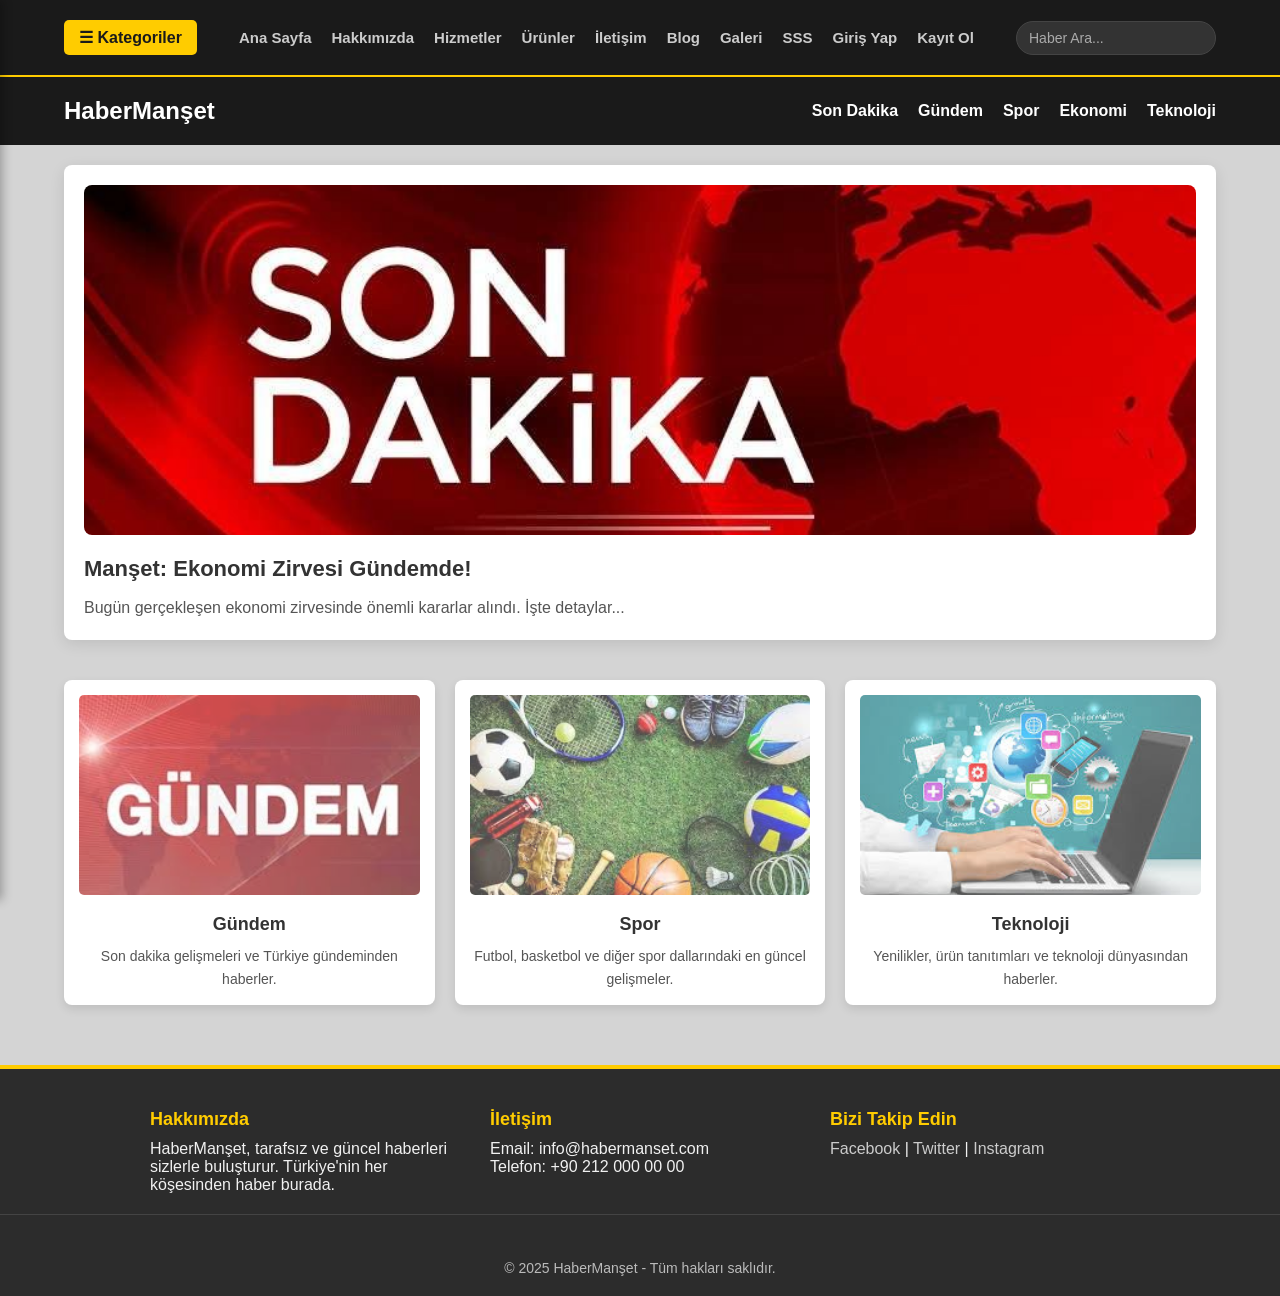
<file: index.html>
<!DOCTYPE html>
<html lang="tr">

<head>
    <meta charset="UTF-8">
    <meta name="viewport" content="width=device-width, initial-scale=1.0">
    <title>HaberManşet</title>
    <link rel="stylesheet" href="styles.css">
</head>

<body>

    <!-- ÜST NAVBAR -->
    <div class="top-navbar">
        <div class="container top-flex">

            <!-- Sol: Kategoriler Butonu -->
            <div class="top-left">
                <button id="sidebarToggle">☰ Kategoriler</button>
            </div>

            <!-- Ortada bağlantılar -->
            <div class="top-center">
                <a href="#">Ana Sayfa</a>
                <a href="#">Hakkımızda</a>
                <a href="#">Hizmetler</a>
                <a href="#">Ürünler</a>
                <a href="#">İletişim</a>
                <a href="#">Blog</a>
                <a href="#">Galeri</a>
                <a href="#">SSS</a>
                <a href="#">Giriş Yap</a>
                <a href="#">Kayıt Ol</a>
            </div>

            <!-- Sağda arama kutusu -->
            <div class="top-right">
                <input type="text" placeholder="Haber Ara...">
            </div>

        </div>
    </div>

    <!-- SIDEBAR -->
    <div id="sidebar" class="sidebar">
        <div class="sidebar-content">
            <span id="closeSidebar" class="close-btn">&times;</span>
            <h3>Kategoriler</h3>
            <ul>
                <li><a href="#">Gündem</a></li>
                <li><a href="#">Spor</a></li>
                <li><a href="#">Ekonomi</a></li>
                <li><a href="#">Teknoloji</a></li>
                <li><a href="#">Sağlık</a></li>
                <li><a href="#">Magazin</a></li>
                <li><a href="#">Kültür & Sanat</a></li>
                <li><a href="#">Dünya</a></li>
                <li><a href="#">Politika</a></li>
                <li><a href="#">Eğitim</a></li>
            </ul>
        </div>
        <div class="sidebar-footer">
            <p>&copy; 2025 HaberManşet</p>
        </div>
    </div>
    

    <!-- ARKA PLAN (KARARTI) -->
    <div id="overlay"></div>

    <!-- ANA NAVBAR -->
    <header class="main-navbar">
        <div class="container nav-flex">
            <h1 class="logo">HaberManşet</h1>
            <nav>
                <ul class="nav-menu">
                    <li><a href="#">Son Dakika</a></li>
                    <li><a href="#">Gündem</a></li>
                    <li><a href="#">Spor</a></li>
                    <li><a href="#">Ekonomi</a></li>
                    <li><a href="#">Teknoloji</a></li>
                </ul>
            </nav>
        </div>
    </header>

    <main class="container">
        <section class="main-news"> 
            <img src="resimler/son-dakika.jpg" alt="Manşet Haber">
            <h2>Manşet: Ekonomi Zirvesi Gündemde!</h2>
            <p>Bugün gerçekleşen ekonomi zirvesinde önemli kararlar alındı. İşte detaylar...</p>
        </section>

        <section class="categories">
            <article>
                <img src="resimler/gundem.jpg" alt="Gündem">
                <h3>Gündem</h3>
                <p>Son dakika gelişmeleri ve Türkiye gündeminden haberler.</p>
            </article>
            <article>
                <img src="resimler/spor.jpg" alt="Spor">
                <h3>Spor</h3>
                <p>Futbol, basketbol ve diğer spor dallarındaki en güncel gelişmeler.</p>
            </article>
            <article>
                <img src="resimler/teknoloji.jpg" alt="Teknoloji">
                <h3>Teknoloji</h3>
                <p>Yenilikler, ürün tanıtımları ve teknoloji dünyasından haberler.</p>
            </article>
        </section>
    </main>

    <!-- Footer -->
    <footer>
        <div class="footer-flex">
            <div class="footer-section">
                <h4>Hakkımızda</h4>
                <p>HaberManşet, tarafsız ve güncel haberleri sizlerle buluşturur. Türkiye'nin her köşesinden haber
                    burada.</p>
            </div>
            <div class="footer-section">
                <h4>İletişim</h4>
                <p>Email: info@habermanset.com</p>
                <p>Telefon: +90 212 000 00 00</p>
            </div>
            <div class="footer-section">
                <h4>Bizi Takip Edin</h4>
                <p>
                    <a href="#">Facebook</a> |
                    <a href="#">Twitter</a> |
                    <a href="#">Instagram</a>
                </p>
            </div>
        </div>
        <div class="footer-bottom">
            <p>&copy; 2025 HaberManşet - Tüm hakları saklıdır.</p>
        </div>
    </footer>






    <script>
        const sidebar = document.getElementById('sidebar');
        const toggleBtn = document.getElementById('sidebarToggle');
        const closeBtn = document.getElementById('closeSidebar');
        const overlay = document.getElementById('overlay');

        toggleBtn.addEventListener('click', () => {
            sidebar.classList.add('open');
            overlay.style.display = 'block';
        });

        closeBtn.addEventListener('click', () => {
            sidebar.classList.remove('open');
            overlay.style.display = 'none';
        });

        overlay.addEventListener('click', () => {
            sidebar.classList.remove('open');
            overlay.style.display = 'none';
        });
    </script>

</body>

</html>
</file>
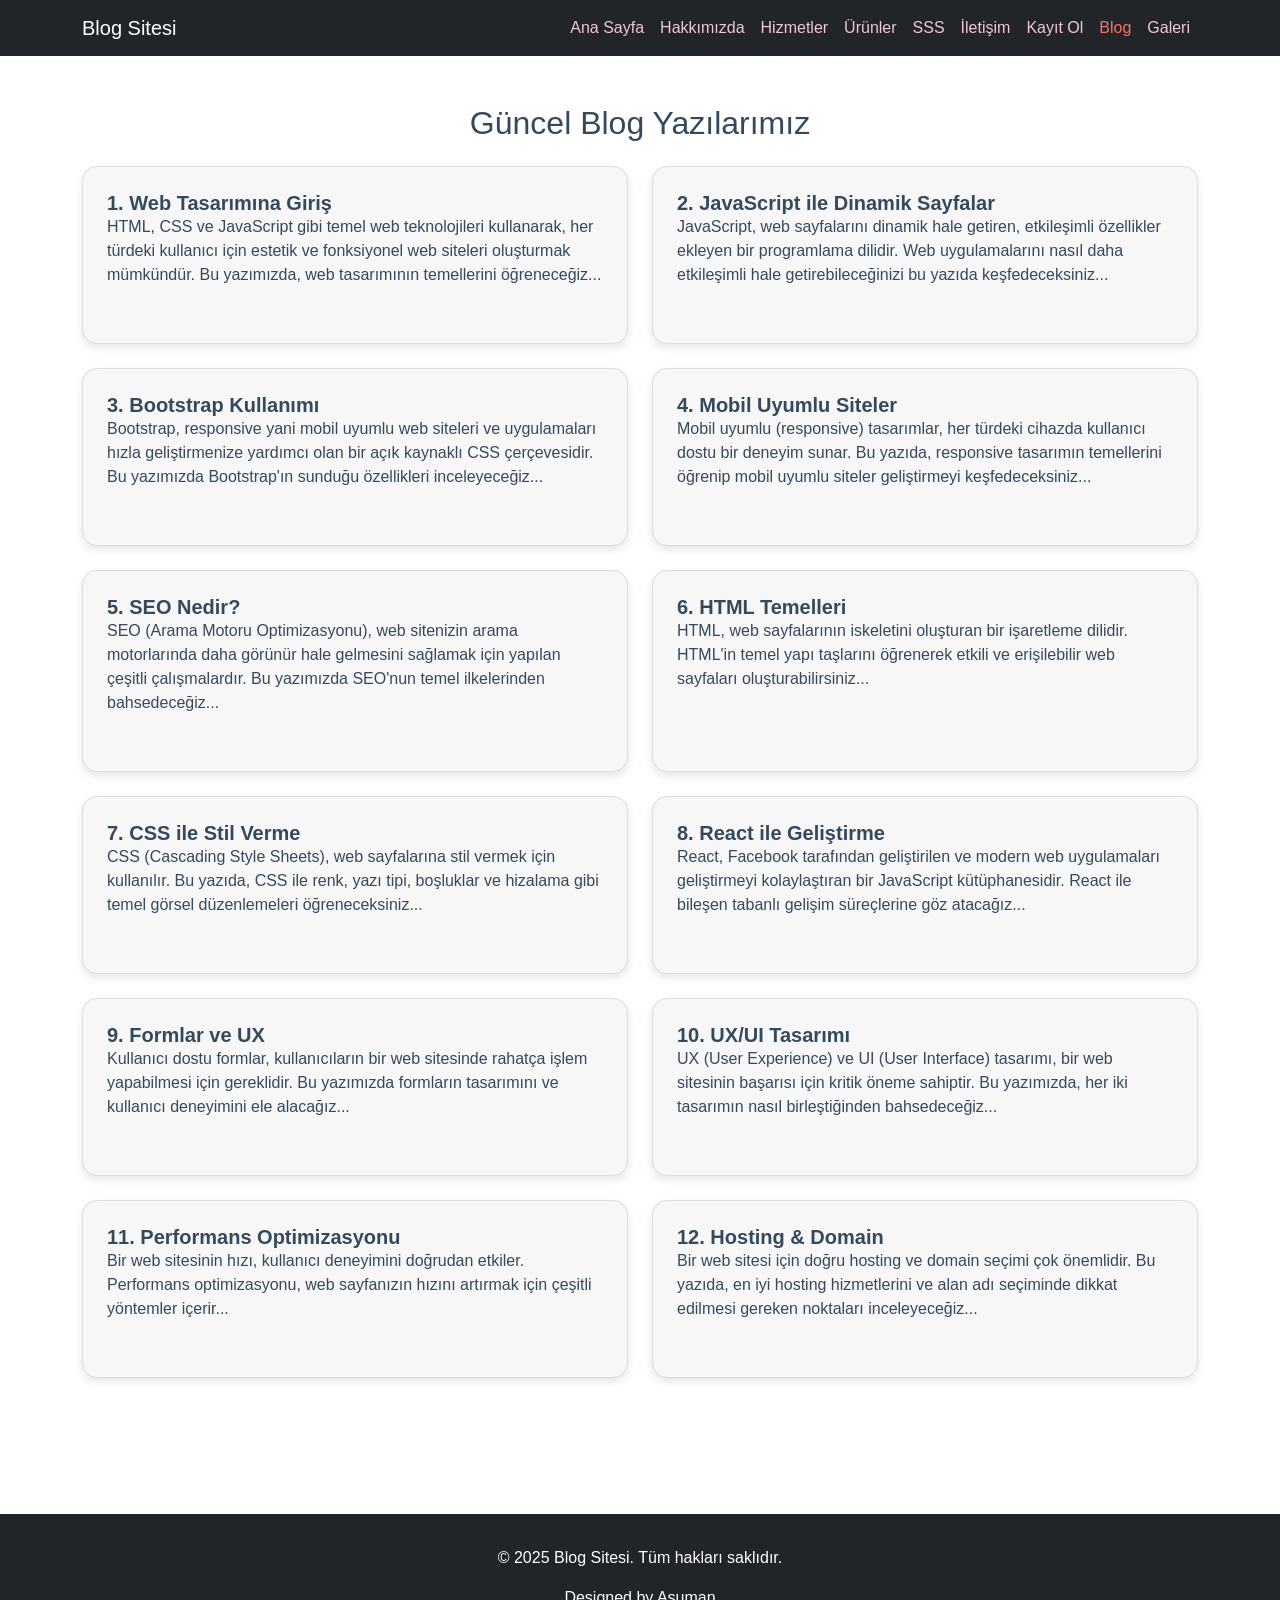
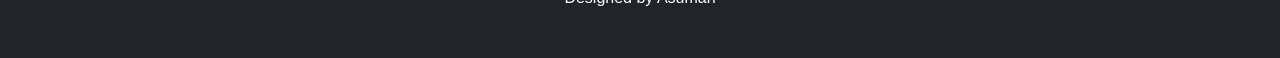
<file: blog.html>
<!DOCTYPE html>
<html lang="tr">
<head>
  <meta charset="UTF-8" />
  <meta name="viewport" content="width=device-width, initial-scale=1.0" />
  <title>Blog Sayfası</title>
  <link href="https://cdn.jsdelivr.net/npm/bootstrap@5.3.3/dist/css/bootstrap.min.css" rel="stylesheet">
  <style>
    body {
      background-color: #ffffff; /* Beyaz Arka Plan */
      font-family: Arial, sans-serif;
      color: #34495e; /* Koyu Gri */
    }

    .navbar {
      background-color: #212529; /* Koyu Gri */
    }

    .navbar-nav .nav-link {
      color: #f1c6d8 !important; /* Açık Pembe */
    }

    .navbar-nav .nav-link.active {
      color: #ff6f61 !important; /* Beyaz-Turuncu */
    }

    .blog-card {
      background-color: #f7f7f7; /* Açık Gri */
      border: 1px solid #dcdcdc; /* Açık Gri Kenarlar */
      box-shadow: 0 4px 8px rgba(0, 0, 0, 0.1);
      padding: 1.5rem;
      border-radius: 15px;
      margin-bottom: 2rem; /* Kartlar arasındaki boşluk */
      height: 100%;
      display: flex;
      flex-direction: column;
      transition: transform 0.3s ease, background-color 0.3s ease;
    }

    .blog-card:hover {
      transform: scale(1.03);
      background-color: #bdc3c7; /* Gri-Mavi tonları */
    }

    .card-title {
      font-weight: bold;
      color: #34495e; /* Koyu Gri */
    }

    .card-text {
      color: #34495e; /* Koyu Gri */
    }

    .comment-list li {
      background-color: #fbf5f5; /* Çok Açık Pembe */
      padding: 8px;
      margin-bottom: 5px;
      border-radius: 5px;
    }

    .input-group input {
      border-radius: 5px;
    }

    .btn-outline-primary {
      background-color: #ff6f61; /* Beyaz-Turuncu */
      color: white;
    }

    .btn-outline-primary:hover {
      background-color: #e74c3c; /* Koyu Turuncu */
    }

    footer {
      background-color: #212529; /* Koyu Gri */
      color: white;
      padding: 2rem 0;
      margin-top: 4rem;
    }

    .blog-card .card-body {
      flex-grow: 1;
    }

    .row .col-md-6 {
      margin-bottom: 1.5rem; /* Kartlar arasındaki dikey boşluk */
    }
  </style>
</head>
<body>

  <!-- Navbar -->
  <nav class="navbar navbar-expand-lg navbar-dark">
    <div class="container">
      <a class="navbar-brand" href="#">Blog Sitesi</a>
      <button class="navbar-toggler" type="button" data-bs-toggle="collapse" data-bs-target="#navbarNav">
        <span class="navbar-toggler-icon"></span>
      </button>
      <div class="collapse navbar-collapse" id="navbarNav">
        <ul class="navbar-nav ms-auto">
          <li class="nav-item"><a class="nav-link" href="#">Ana Sayfa</a></li>
          <li class="nav-item"><a class="nav-link" href="#">Hakkımızda</a></li>
          <li class="nav-item"><a class="nav-link" href="#">Hizmetler</a></li>
          <li class="nav-item"><a class="nav-link" href="#">Ürünler</a></li>
          <li class="nav-item"><a class="nav-link" href="#">SSS</a></li>
          <li class="nav-item"><a class="nav-link" href="#">İletişim</a></li>
          <li class="nav-item"><a class="nav-link" href="#">Kayıt Ol</a></li>
          <li class="nav-item"><a class="nav-link active" href="#">Blog </a></li>
          <li class="nav-item"><a class="nav-link" href="#">Galeri </a></li>
        </ul>
      </div>
    </div>
  </nav>

  <!-- Blog Kartları -->
  <div class="container py-5">
    <h2 class="text-center mb-4">Güncel Blog Yazılarımız</h2>
    <div class="row">
      <div class="col-md-6">
        <div class="blog-card">
          <h5 class="card-title">1. Web Tasarımına Giriş</h5>
          <p class="card-text">HTML, CSS ve JavaScript gibi temel web teknolojileri kullanarak, her türdeki kullanıcı için estetik ve fonksiyonel web siteleri oluşturmak mümkündür. Bu yazımızda, web tasarımının temellerini öğreneceğiz...</p>
        </div>
      </div>
      <div class="col-md-6">
        <div class="blog-card">
          <h5 class="card-title">2. JavaScript ile Dinamik Sayfalar</h5>
          <p class="card-text">JavaScript, web sayfalarını dinamik hale getiren, etkileşimli özellikler ekleyen bir programlama dilidir. Web uygulamalarını nasıl daha etkileşimli hale getirebileceğinizi bu yazıda keşfedeceksiniz...</p>
        </div>
      </div>
      <div class="col-md-6">
        <div class="blog-card">
          <h5 class="card-title">3. Bootstrap Kullanımı</h5>
          <p class="card-text">Bootstrap, responsive yani mobil uyumlu web siteleri ve uygulamaları hızla geliştirmenize yardımcı olan bir açık kaynaklı CSS çerçevesidir. Bu yazımızda Bootstrap'ın sunduğu özellikleri inceleyeceğiz...</p>
        </div>
      </div>
      <div class="col-md-6">
        <div class="blog-card">
          <h5 class="card-title">4. Mobil Uyumlu Siteler</h5>
          <p class="card-text">Mobil uyumlu (responsive) tasarımlar, her türdeki cihazda kullanıcı dostu bir deneyim sunar. Bu yazıda, responsive tasarımın temellerini öğrenip mobil uyumlu siteler geliştirmeyi keşfedeceksiniz...</p>
        </div>
      </div>
      <div class="col-md-6">
        <div class="blog-card">
          <h5 class="card-title">5. SEO Nedir?</h5>
          <p class="card-text">SEO (Arama Motoru Optimizasyonu), web sitenizin arama motorlarında daha görünür hale gelmesini sağlamak için yapılan çeşitli çalışmalardır. Bu yazımızda SEO'nun temel ilkelerinden bahsedeceğiz...</p>
        </div>
      </div>
      <div class="col-md-6">
        <div class="blog-card">
          <h5 class="card-title">6. HTML Temelleri</h5>
          <p class="card-text">HTML, web sayfalarının iskeletini oluşturan bir işaretleme dilidir. HTML'in temel yapı taşlarını öğrenerek etkili ve erişilebilir web sayfaları oluşturabilirsiniz...</p>
        </div>
      </div>
      <div class="col-md-6">
        <div class="blog-card">
          <h5 class="card-title">7. CSS ile Stil Verme</h5>
          <p class="card-text">CSS (Cascading Style Sheets), web sayfalarına stil vermek için kullanılır. Bu yazıda, CSS ile renk, yazı tipi, boşluklar ve hizalama gibi temel görsel düzenlemeleri öğreneceksiniz...</p>
        </div>
      </div>
      <div class="col-md-6">
        <div class="blog-card">
          <h5 class="card-title">8. React ile Geliştirme</h5>
          <p class="card-text">React, Facebook tarafından geliştirilen ve modern web uygulamaları geliştirmeyi kolaylaştıran bir JavaScript kütüphanesidir. React ile bileşen tabanlı gelişim süreçlerine göz atacağız...</p>
        </div>
      </div>
      <div class="col-md-6">
        <div class="blog-card">
          <h5 class="card-title">9. Formlar ve UX</h5>
          <p class="card-text">Kullanıcı dostu formlar, kullanıcıların bir web sitesinde rahatça işlem yapabilmesi için gereklidir. Bu yazımızda formların tasarımını ve kullanıcı deneyimini ele alacağız...</p>
        </div>
      </div>
      <div class="col-md-6">
        <div class="blog-card">
          <h5 class="card-title">10. UX/UI Tasarımı</h5>
          <p class="card-text">UX (User Experience) ve UI (User Interface) tasarımı, bir web sitesinin başarısı için kritik öneme sahiptir. Bu yazımızda, her iki tasarımın nasıl birleştiğinden bahsedeceğiz...</p>
        </div>
      </div>
      <div class="col-md-6">
        <div class="blog-card">
          <h5 class="card-title">11. Performans Optimizasyonu</h5>
          <p class="card-text">Bir web sitesinin hızı, kullanıcı deneyimini doğrudan etkiler. Performans optimizasyonu, web sayfanızın hızını artırmak için çeşitli yöntemler içerir...</p>
        </div>
      </div>
      <div class="col-md-6">
        <div class="blog-card">
          <h5 class="card-title">12. Hosting & Domain</h5>
          <p class="card-text">Bir web sitesi için doğru hosting ve domain seçimi çok önemlidir. Bu yazıda, en iyi hosting hizmetlerini ve alan adı seçiminde dikkat edilmesi gereken noktaları inceleyeceğiz...</p>
        </div>
      </div>
    </div>
  </div>

  <!-- Footer -->
  <footer class="text-center">
    <div class="container">
      <p>&copy; 2025 Blog Sitesi. Tüm hakları saklıdır.</p>
      <p>Designed by Asuman</p>
    </div>
  </footer>

</body>
</html>
</file>
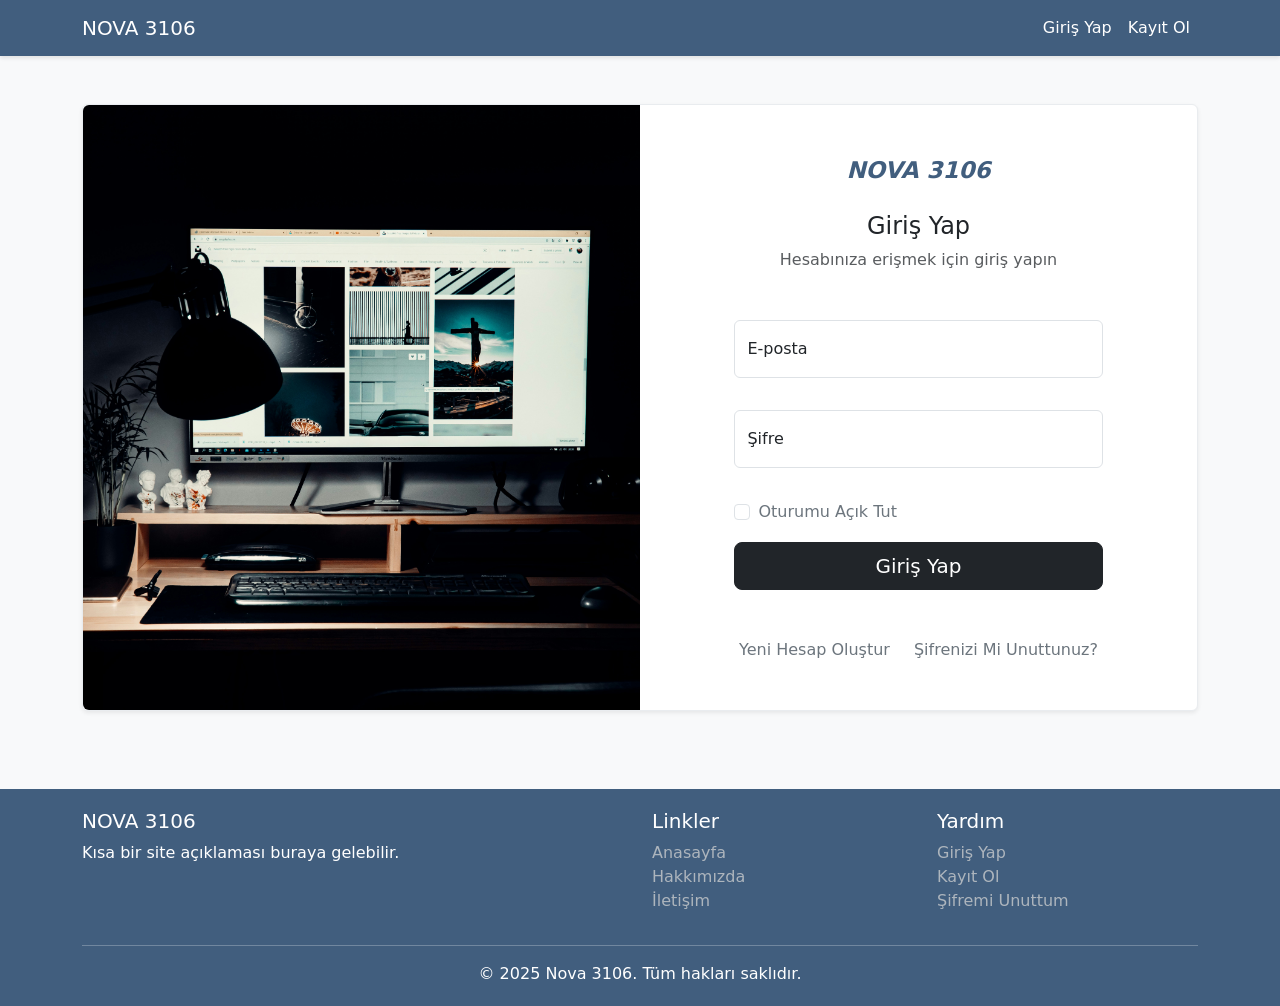
<file: loginAndSignUp/login.html>
<!DOCTYPE html>
<html lang="tr">
<head>
    <meta charset="UTF-8">
    <meta name="viewport" content="width=device-width, initial-scale=1.0">
    <title>Giriş Yap</title>
    <!-- Bootstrap CSS -->
    <link href="https://cdn.jsdelivr.net/npm/bootstrap@5.3.0/dist/css/bootstrap.min.css" rel="stylesheet">
    <!-- Custom CSS -->
    <link href="style.css" rel="stylesheet">
</head>
<body>
    <!-- Navbar -->
    <nav class="navbar navbar-expand-lg navbar-dark navbar-custom">
        <div class="container">
            <a class="navbar-brand" href="#">NOVA 3106</a>
            <button class="navbar-toggler" type="button" data-bs-toggle="collapse" data-bs-target="#navbarNav">
                <span class="navbar-toggler-icon"></span>
            </button>
            <div class="collapse navbar-collapse" id="navbarNav">
                <ul class="navbar-nav ms-auto">
                    <li class="nav-item">
                        <a class="nav-link active" href="login.html">Giriş Yap</a>
                    </li>
                    <li class="nav-item">
                        <a class="nav-link" href="signup.html">Kayıt Ol</a>
                    </li>
                </ul>
            </div>
        </div>
    </nav>


    <section class="bg-light p-3 p-md-4 p-xl-5">
        <div class="container">
          <div class="row justify-content-center">
            <div class="col-12 col-xxl-11">
              <div class="card border-light-subtle shadow-sm">
                <div class="row g-0">
                  <div class="col-12 col-md-6">
                    <img class="img-fluid rounded-start w-100 h-100 object-fit-cover" loading="lazy" src="images/blog_3.jpg" alt="Welcome back you've been missed!">
                  </div>
                  <div class="col-12 col-md-6 d-flex align-items-center justify-content-center">
                    <div class="col-12 col-lg-11 col-xl-10">
                      <div class="card-body p-3 p-md-4 p-xl-5">
                        <div class="row">
                          <div class="col-12">
                            <div class="mb-5">
                              <div class="text-center mb-4">
                                <a class="navbar-brand" href="index.html" style="font-style: italic; font-size: 23px; color: #415e7e;">
                                  <i class="fa-solid fa-seedling"></i> <b>NOVA 3106</b>
                                </a>
                              </div>
                              <h4 class="text-center">Giriş Yap</h4>
                              <p class="text-muted text-center">Hesabınıza erişmek için giriş yapın</p>
                            </div>
                          </div>
                        </div>
                        <form id="loginForm">
                          <div class="row gy-3 overflow-hidden">
                            <div class="col-12">
                              <div class="form-floating mb-3">
                                <input type="email" class="form-control" id="loginEmail" placeholder="name@example.com" required>
                                <label for="loginEmail">E-posta</label>
                                <div class="invalid-feedback">Lütfen geçerli bir e-posta adresi giriniz.</div>
                              </div>
                            </div>
                            <div class="col-12">
                              <div class="form-floating mb-3">
                                <input type="password" class="form-control" id="loginPassword" placeholder="Şifre" required>
                                <label for="loginPassword">Şifre</label>
                                <div class="invalid-feedback">Lütfen şifrenizi giriniz.</div>
                              </div>
                            </div>
                            <div class="col-12">
                              <div class="form-check">
                                <input class="form-check-input" type="checkbox" id="remember_me">
                                <label class="form-check-label text-secondary" for="remember_me">
                                  Oturumu Açık Tut
                                </label>
                              </div>
                            </div>
                            <div class="col-12">
                              <div class="d-grid">
                                <button type="submit" class="btn btn-dark btn-lg">Giriş Yap</button>
                              </div>
                            </div>
                          </div>
                        </form>
                        <div class="row">
                          <div class="col-12">
                            <div class="d-flex gap-2 gap-md-4 flex-column flex-md-row justify-content-md-center mt-5">
                              <a href="signup.html" class="link-secondary text-decoration-none">Yeni Hesap Oluştur</a>
                              <a href="#" class="link-secondary text-decoration-none" data-bs-toggle="modal" data-bs-target="#forgotPasswordModal">Şifrenizi Mi Unuttunuz?</a>
                            </div>
                          </div>
                        </div>
                      </div> 
                    </div>
                  </div> 
                </div> 
              </div> 
            </div>
          </div>
        </div>
      </section>
      


    <footer class="footer-custom">
        <div class="container">
            <div class="row">
                <div class="col-md-6">
                    <h5>NOVA 3106 </h5>
                    <p>Kısa bir site açıklaması buraya gelebilir.</p>
                </div>
                <div class="col-md-3">
                    <h5>Linkler</h5>
                    <ul class="list-unstyled">
                        <li><a href="#">Anasayfa</a></li>
                        <li><a href="#">Hakkımızda</a></li>
                        <li><a href="#">İletişim</a></li>
                    </ul>
                </div>
                <div class="col-md-3">
                    <h5>Yardım</h5>
                    <ul class="list-unstyled">
                        <li><a href="login.html">Giriş Yap</a></li>
                        <li><a href="signup.html">Kayıt Ol</a></li>
                        <li><a href="#" data-bs-toggle="modal" data-bs-target="#forgotPasswordModal">Şifremi Unuttum</a></li>
                    </ul>
                </div>
            </div>
            <hr>
            <div class="text-center">
                <p class="mb-0">&copy; 2025 Nova 3106. Tüm hakları saklıdır.</p>
            </div>
        </div>
    </footer>

    <!-- Forgot Password Modal -->
    <div class="modal fade" id="forgotPasswordModal" tabindex="-1" aria-labelledby="forgotPasswordModalLabel" aria-hidden="true">
        <div class="modal-dialog">
            <div class="modal-content">
                <div class="modal-header">
                    <h5 class="modal-title" id="forgotPasswordModalLabel">Şifremi Unuttum</h5>
                    <button type="button" class="btn-close" data-bs-dismiss="modal" aria-label="Close"></button>
                </div>
                <div class="modal-body">
                    <p>Şifrenizi sıfırlamak için e-posta adresinizi girin. Size bir şifre sıfırlama bağlantısı göndereceğiz.</p>
                    <form id="forgotPasswordForm">
                        <div class="mb-3">
                            <label for="recoveryEmail" class="form-label">E-posta</label>
                            <input type="email" class="form-control" id="recoveryEmail" required>
                            <div class="invalid-feedback">Lütfen geçerli bir e-posta adresi giriniz.</div>
                        </div>
                    </form>
                </div>
                <div class="modal-footer">
                    <button type="button" class="btn btn-secondary" data-bs-dismiss="modal">İptal</button>
                    <button type="button" class="btn btn-primary" id="sendRecoveryBtn">Gönder</button>
                </div>
            </div>
        </div>
    </div>


    <script src="https://cdn.jsdelivr.net/npm/bootstrap@5.3.0/dist/js/bootstrap.bundle.min.js"></script>

    <script>
        document.getElementById('loginForm').addEventListener('submit', function(e) {
            e.preventDefault();
            
        
            const inputs = this.querySelectorAll('input');
            inputs.forEach(input => {
                input.classList.remove('is-invalid');
            });
     
            let isValid = true;
            const email = document.getElementById('loginEmail').value.trim();
            const password = document.getElementById('loginPassword').value;
            
            if (!/^[^\s@]+@[^\s@]+\.[^\s@]+$/.test(email)) {
                document.getElementById('loginEmail').classList.add('is-invalid');
                isValid = false;
            }
            
            if (password === '') {
                document.getElementById('loginPassword').classList.add('is-invalid');
                isValid = false;
            }
            
            if (isValid) {
                
                alert('Giriş başarılı! Ana sayfaya yönlendiriliyorsunuz.');
                // window.location.href = 'index.html';
            }
        });
        
        document.getElementById('sendRecoveryBtn').addEventListener('click', function() {
            const email = document.getElementById('recoveryEmail').value.trim();
            const emailInput = document.getElementById('recoveryEmail');
            
            emailInput.classList.remove('is-invalid');
            
            if (!/^[^\s@]+@[^\s@]+\.[^\s@]+$/.test(email)) {
                emailInput.classList.add('is-invalid');
                return;
            }
            
            // Here you would typically send a recovery email
            alert('Şifre sıfırlama bağlantısı e-posta adresinize gönderildi: ' + email);
            
            // Close the modal
            const modal = bootstrap.Modal.getInstance(document.getElementById('forgotPasswordModal'));
            modal.hide();
        });
    </script>
</body>
</html>
</file>
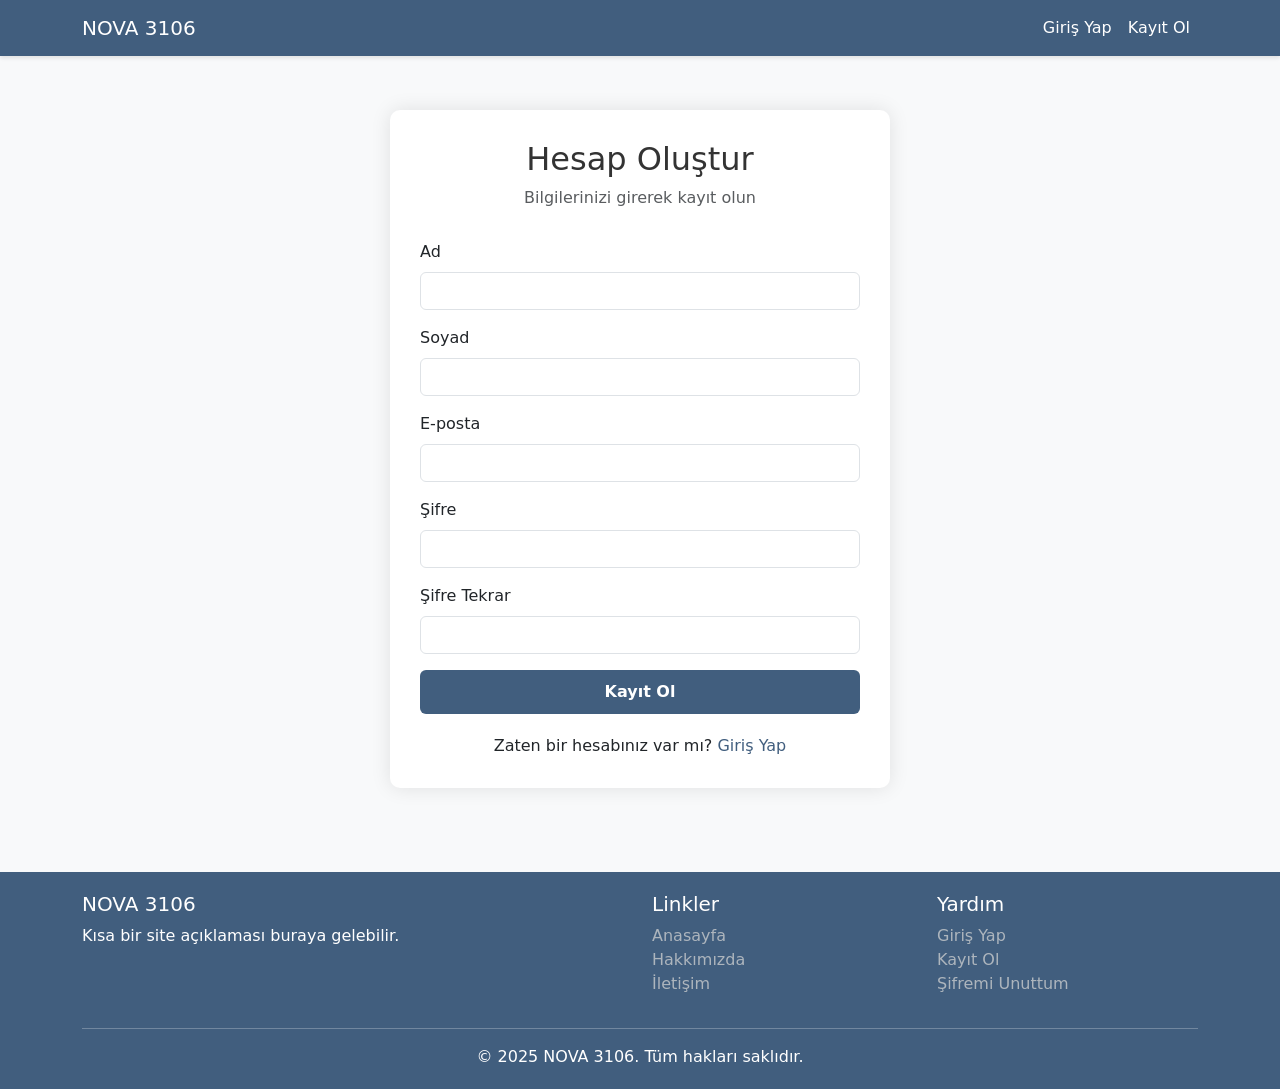
<file: loginAndSignUp/signUp.html>
<!DOCTYPE html>
<html lang="tr">
<head>
    <meta charset="UTF-8">
    <meta name="viewport" content="width=device-width, initial-scale=1.0">
    <title>Kayıt Ol</title>
    <link href="https://cdn.jsdelivr.net/npm/bootstrap@5.3.0/dist/css/bootstrap.min.css" rel="stylesheet">
    <link href="style.css" rel="stylesheet">
</head>
<body>
  
    <nav class="navbar navbar-expand-lg navbar-dark navbar-custom">
        <div class="container">
            <a class="navbar-brand" href="#">NOVA 3106</a>
            <button class="navbar-toggler" type="button" data-bs-toggle="collapse" data-bs-target="#navbarNav">
                <span class="navbar-toggler-icon"></span>
            </button>
            <div class="collapse navbar-collapse" id="navbarNav">
                <ul class="navbar-nav ms-auto">
                    <li class="nav-item">
                        <a class="nav-link" href="login.html">Giriş Yap</a>
                    </li>
                    <li class="nav-item">
                        <a class="nav-link active" href="signup.html">Kayıt Ol</a>
                    </li>
                </ul>
            </div>
        </div>
    </nav>

    <div class="main-content">
        <div class="container py-4">
            <div class="auth-container">
                <div class="auth-header">
                    <h2>Hesap Oluştur</h2>
                    <p class="text-muted">Bilgilerinizi girerek kayıt olun</p>
                </div>
                <form id="signupForm">
                    <div class="mb-3">
                        <label for="firstName" class="form-label">Ad</label>
                        <input type="text" class="form-control" id="firstName" required>
                        <div class="invalid-feedback">Lütfen geçerli bir ad giriniz.</div>
                    </div>
                    <div class="mb-3">
                        <label for="lastName" class="form-label">Soyad</label>
                        <input type="text" class="form-control" id="lastName" required>
                        <div class="invalid-feedback">Lütfen geçerli bir soyad giriniz.</div>
                    </div>
                    <div class="mb-3">
                        <label for="email" class="form-label">E-posta</label>
                        <input type="email" class="form-control" id="email" required>
                        <div class="invalid-feedback">Lütfen geçerli bir e-posta adresi giriniz.</div>
                    </div>
                    <div class="mb-3">
                        <label for="password" class="form-label">Şifre</label>
                        <input type="password" class="form-control" id="password" required>
                        <div class="invalid-feedback">Şifre en az 6 karakter olmalıdır.</div>
                    </div>
                    <div class="mb-3">
                        <label for="confirmPassword" class="form-label">Şifre Tekrar</label>
                        <input type="password" class="form-control" id="confirmPassword" required>
                        <div class="invalid-feedback">Şifreler eşleşmiyor.</div>
                    </div>
                    <button type="submit" class="btn btn-primary" style="background-color:#415e7e ;">Kayıt Ol</button>
                </form>
                <div class="auth-link">
                    Zaten bir hesabınız var mı? <a href="login.html" style="color: #415e7e;">Giriş Yap</a>
                </div>
            </div>
        </div>
    </div>

    <!-- Footer -->
    <footer class="footer-custom">
        <div class="container">
            <div class="row">
                <div class="col-md-6">
                    <h5>NOVA 3106</h5>
                    <p>Kısa bir site açıklaması buraya gelebilir.</p>
                </div>
                <div class="col-md-3">
                    <h5>Linkler</h5>
                    <ul class="list-unstyled">
                        <li><a href="#">Anasayfa</a></li>
                        <li><a href="#">Hakkımızda</a></li>
                        <li><a href="#">İletişim</a></li>
                    </ul>
                </div>
                <div class="col-md-3">
                    <h5>Yardım</h5>
                    <ul class="list-unstyled">
                        <li><a href="login.html">Giriş Yap</a></li>
                        <li><a href="signup.html">Kayıt Ol</a></li>
                        <li><a href="#" data-bs-toggle="modal" data-bs-target="#forgotPasswordModal">Şifremi Unuttum</a></li>
                    </ul>
                </div>
            </div>
            <hr>
            <div class="text-center">
                <p class="mb-0">&copy; 2025 NOVA 3106. Tüm hakları saklıdır.</p>
            </div>
        </div>
    </footer>


    <div class="modal fade" id="forgotPasswordModal" tabindex="-1" aria-labelledby="forgotPasswordModalLabel" aria-hidden="true">
        <div class="modal-dialog">
            <div class="modal-content">
                <div class="modal-header">
                    <h5 class="modal-title" id="forgotPasswordModalLabel">Şifremi Unuttum</h5>
                    <button type="button" class="btn-close" data-bs-dismiss="modal" aria-label="Close"></button>
                </div>
                <div class="modal-body">
                    <p>Şifrenizi sıfırlamak için e-posta adresinizi girin. Size bir şifre sıfırlama bağlantısı göndereceğiz.</p>
                    <form id="forgotPasswordForm">
                        <div class="mb-3">
                            <label for="recoveryEmail" class="form-label">E-posta</label>
                            <input type="email" class="form-control" id="recoveryEmail" required>
                            <div class="invalid-feedback">Lütfen geçerli bir e-posta adresi giriniz.</div>
                        </div>
                    </form>
                </div>
                <div class="modal-footer">
                    <button type="button" class="btn btn-secondary" data-bs-dismiss="modal">İptal</button>
                    <button type="button" class="btn btn-primary" id="sendRecoveryBtn">Gönder</button>
                </div>
            </div>
        </div>
    </div>

    <script src="https://cdn.jsdelivr.net/npm/bootstrap@5.3.0/dist/js/bootstrap.bundle.min.js"></script>

    <script>
        document.getElementById('signupForm').addEventListener('submit', function(e) {
            e.preventDefault();
            
         
            const inputs = this.querySelectorAll('input');
            inputs.forEach(input => {
                input.classList.remove('is-invalid');
            });
            
           
            let isValid = true;
            const firstName = document.getElementById('firstName').value.trim();
            const lastName = document.getElementById('lastName').value.trim();
            const email = document.getElementById('email').value.trim();
            const password = document.getElementById('password').value;
            const confirmPassword = document.getElementById('confirmPassword').value;
            
            if (firstName === '') {
                document.getElementById('firstName').classList.add('is-invalid');
                isValid = false;
            }
            
            if (lastName === '') {
                document.getElementById('lastName').classList.add('is-invalid');
                isValid = false;
            }
            
            if (!/^[^\s@]+@[^\s@]+\.[^\s@]+$/.test(email)) {
                document.getElementById('email').classList.add('is-invalid');
                isValid = false;
            }
            
            if (password.length < 6) {
                document.getElementById('password').classList.add('is-invalid');
                isValid = false;
            }
            
            if (password !== confirmPassword) {
                document.getElementById('confirmPassword').classList.add('is-invalid');
                isValid = false;
            }
            
            if (isValid) {
          
                alert('Kayıt başarılı! Giriş sayfasına yönlendiriliyorsunuz.');
                window.location.href = 'login.html';
            }
        });
        
        document.getElementById('sendRecoveryBtn').addEventListener('click', function() {
            const email = document.getElementById('recoveryEmail').value.trim();
            const emailInput = document.getElementById('recoveryEmail');
            
            emailInput.classList.remove('is-invalid');
            
            if (!/^[^\s@]+@[^\s@]+\.[^\s@]+$/.test(email)) {
                emailInput.classList.add('is-invalid');
                return;
            }
            
            alert('Şifre sıfırlama bağlantısı e-posta adresinize gönderildi: ' + email);
            
           
            const modal = bootstrap.Modal.getInstance(document.getElementById('forgotPasswordModal'));
            modal.hide();
        });
    </script>
</body>
</html>
</file>
<file: styles.css>
/* Genel Sayfa Stili */
* {
    margin: 0;
    padding: 0;
    box-sizing: border-box;
}

/* Body Arka Planı */
body {
    background: #f4f4f4;
    /* Gri arka plan rengi */
    font-family: Arial, sans-serif;
    color: #333;
}


.container {
    width: 90%;
    max-width: 1200px;
    margin: auto;
}

/* ÜST NAVBAR (Koyu Tema & Sarı Vurgu) */
.top-navbar {
    background-color: #1a1a1a;
    padding: 20px 0;
    font-size: 15px;
    position: relative;
    z-index: 10;
    border-bottom: 2px solid #ffcc00;

  }
  
  .top-flex {
    display: flex;
    justify-content: space-between;
    align-items: center;
    flex-wrap: wrap;
  }
  
  /* Sol: Kategoriler Butonu */
  .top-left button {
    background: #ffcc00;
    color: #1a1a1a;
    border: none;
    padding: 8px 15px;
    font-size: 16px;
    border-radius: 5px;
    cursor: pointer;
    font-weight: bold;
  }
  
  .top-left button:hover {
    background: #e6b800;
  }
  
  /* Orta bağlantılar */
  .top-center {
    display: flex;
    gap: 20px;
  }
  
  .top-center a {
    text-decoration: none;
    color: #ccc;
    font-weight: bold;
    transition: color 0.3s;
  }
  
  .top-center a:hover {
    color: #ffcc00;
  }
  
  /* Sağdaki arama kutusu */
  .top-right input {
    padding: 8px 12px;
    border: 1px solid #444;
    border-radius: 20px;
    font-size: 14px;
    width: 200px;
    background-color: #333;
    color: white;
  }
  
  .top-right input::placeholder {
    color: #aaa;
  }
  

/* SIDEBAR */
.sidebar {
    position: fixed;
    top: 0;
    left: -250px; /* gizli halde başlar */
    width: 250px;
    height: 100%;
    background: #333; /* Koyu renkli modern arka plan */
    color: #fff; /* Yazı rengi beyaz */
    box-shadow: 2px 0 10px rgba(0, 0, 0, 0.3);
    padding: 30px 20px;
    transition: left 0.3s ease;
    z-index: 1001;
    font-family: 'Arial', sans-serif;
}

/* Sidebar açıldığında görünür */
.sidebar.open {
    left: 0;
}

/* Kapatma butonu */
.sidebar .close-btn {
    font-size: 28px;
    cursor: pointer;
    color: #fff;
    float: right;
    margin-top: -10px;
}

/* Başlık */
.sidebar h3 {
    margin-top: 30px;
    margin-bottom: 30px;
    font-size: 20px;
    font-weight: bold;
    letter-spacing: 1px;
    color: #fff;
}

/* Kategoriler listesi */
.sidebar ul {
    list-style: none;
    padding-left: 0;
}

/* Liste elemanları */
.sidebar ul li {
    margin: 15px 0;
    border-bottom: 1px solid #555; /* Alt çizgi ekledik */
}

/* Linkler */
.sidebar ul li a {
    color: #fff;
    text-decoration: none;
    font-size: 16px;
    font-weight: bold;
    transition: color 0.3s;
    display: block;
    padding: 8px 0;
}

/* Link hover efekti */
.sidebar ul li a:hover {
    color: #ffcc00; /* Hoverda sarı renk */
    padding-left: 10px; /* Hoverda soldan boşluk ekledik */
}

/* Footer kısmı */
.sidebar-footer {
    position: absolute;
    bottom: 20px;
    left: 20px;
    font-size: 13px;
    color: #bbb;
}

/* Daha fazla kategori eklemek için sidebar'ı genişletebiliriz */
.sidebar ul li:nth-child(6),
.sidebar ul li:nth-child(7),
.sidebar ul li:nth-child(8) {
    font-size: 14px;
    font-weight: normal;
}

/* Mobil uyumlu */
@media (max-width: 768px) {
    .sidebar {
        width: 100%;
    }

    .sidebar ul li {
        margin: 10px 0;
    }
}


/* OVERLAY */
#overlay {
    position: fixed;
    top: 0;
    left: 0;
    width: 100%;
    height: 100%;
    background: rgba(0, 0, 0, 0.4);
    display: none;
    z-index: 1000;
}

/* ANA NAVBAR */
.main-navbar {
    background-color: #1a1a1a;
    padding: 20px 0;
    margin-bottom: 20px;
}

.nav-flex {
    display: flex;
    justify-content: space-between;
    align-items: center;
    flex-wrap: wrap;
}

.logo {
    color: white;
    font-size: 24px;
}

.nav-menu {
    list-style: none;
    display: flex;
    gap: 20px;
}

.nav-menu li a {
    color: white;
    text-decoration: none;
    font-weight: bold;
    transition: color 0.3s;
}

.nav-menu li a:hover {
    color: #ffcc00;
}

main {
    margin: 40px 0;
}

/* Ana haber bloğu düzeni */
.main-news {
    background: #fff; /* Beyaz arka plan */
    padding: 20px;
    margin-bottom: 40px;
    border-radius: 8px; /* Köşeleri daha yuvarlak yapmak için */
    box-shadow: 0 4px 15px rgba(0, 0, 0, 0.1); /* Daha yumuşak ve belirgin gölge */
    position: relative; /* İç öğeleri konumlandırmak için */
    overflow: hidden; /* Gölgeyi ve içerik taşmasını engeller */
    transition: transform 0.3s ease-in-out; /* Hover efekti için animasyon */
}

/* Ana haber bloğundaki resim düzeni */
.main-news img {
    width: 100%; /* Resmin genişliğini tamamen konteynerle uyumlu */
    height: 350px; /* Yükseklik sabitlenmiş şekilde genişliği koruyarak görünümün bozulması engellenir */
    object-fit: cover; /* Resmi düzgün bir şekilde kırpar */
    border-radius: 8px; /* Yuvarlak köşeler */
    transition: transform 0.3s ease-in-out; /* Hover durumunda efekt ekler */
}

/* Hover durumunda ana haber bloğunun hareket etmesi */
.main-news:hover {
    transform: translateY(-10px); /* Hover'da hafifçe yukarıya kayar */
    box-shadow: 0 8px 20px rgba(0, 0, 0, 0.2); /* Gölge daha belirgin hale gelir */
}

/* Hover durumunda resmin büyümesi */
.main-news:hover img {
    transform: scale(1.05); /* Resim hover durumunda biraz büyür */
}

/* Ana haber başlığı düzeni */
.main-news h2 {
    margin-top: 15px; /* Resim ile başlık arasına boşluk bırakılır */
    font-size: 22px; /* Başlık boyutu */
    font-weight: bold;
    color: #333; /* Başlık rengi */
    line-height: 1.4;
    transition: color 0.3s ease; /* Başlık hover efekti */
}

/* Ana haber başlığı hover durumunda renk değişimi */
.main-news:hover h2 {
    color: #007BFF; /* Hover durumunda başlık rengi değişir */
}

/* Ana haber açıklama düzeni */
.main-news p {
    font-size: 16px;
    color: #555; /* Açıklama rengi */
    line-height: 1.6; /* Satır yüksekliğini artırarak okunabilirliği arttırır */
    margin-top: 10px;
}

/* Okumaya devam butonunu ekleyelim */
.main-news .read-more {
    display: inline-block;
    margin-top: 20px;
    padding: 10px 15px;
    background-color: #007BFF; /* Mavi arka plan */
    color: white;
    font-weight: bold;
    text-decoration: none;
    border-radius: 5px;
    transition: background-color 0.3s ease; /* Buton hover animasyonu */
}

/* Okumaya devam butonunun hover durumu */
.main-news .read-more:hover {
    background-color: #0056b3; /* Buton hover durumunda renk değişir */
}


/* Kategorilerin düzenini koruyoruz */
/* Kategoriler için genel düzen */
.categories {
    display: flex;
    gap: 20px; /* Kategoriler arasında boşluk */
    flex-wrap: wrap; /* Kategoriler alt satıra geçsin */
    justify-content: space-between; /* Kategorilerin düzgün yerleşimi için */
}

/* Her bir makale (article) için stil */
.categories article {
    flex: 1;
    min-width: 280px; /* En küçük genişlik */
    background: white;
    padding: 15px;
    border-radius: 8px; /* Köşe yuvarlama */
    box-shadow: 0 4px 10px rgba(0, 0, 0, 0.1); /* Daha belirgin gölge efekti */
    text-align: center; /* Yazıları ortalamak */
    position: relative;
    overflow: hidden; /* Resmin taşmasını engellemek */
    transition: transform 0.3s ease-in-out; /* Hover efektinde animasyon ekleyelim */
}

/* Resimlerin düzenlenmesi */
.categories article img {
    width: 100%; /* Resmin genişliği konteyner genişliğine göre ayarlanır */
    height: 200px; /* Sabit yükseklik */
    object-fit: cover; /* Resmin kırpılmasını sağlar ve orantılı kalır */
    border-radius: 5px;
    opacity: 0.7; /* Başlangıçta resmin saydamlığı */
    transition: opacity 0.3s ease-in-out; /* Saydamlık geçişi */
}

/* Hover durumunda resmin saydamlık ve büyüme efekti */
.categories article:hover img {
    opacity: 1; /* Hover durumunda resmin tamamen görünmesini sağlarız */
}

/* Hover durumunda artikelin büyümesi */
.categories article:hover {
    transform: translateY(-10px); /* Hover durumunda makale biraz yükselir */
    box-shadow: 0 8px 15px rgba(0, 0, 0, 0.2); /* Hover'da daha belirgin gölge */
}

/* Yazı ve açıklama düzeni */
.categories article h3 {
    margin-top: 15px; /* Resim ile başlık arasına boşluk */
    font-size: 18px;
    font-weight: bold;
    color: #333; /* Başlık rengi */
    transition: color 0.3s ease; /* Hover durumunda renk değişimi */
}

/* Hover durumunda başlık renginin değişmesi */
.categories article:hover h3 {
    color: #007BFF; /* Hover durumunda başlık maviye döner */
}

.categories article p {
    margin-top: 10px; /* Başlık ile açıklama arasına boşluk */
    font-size: 14px;
    color: #555; /* Açıklama rengi */
    line-height: 1.6; /* Satır yüksekliğini artırarak açıklamanın daha rahat okunmasını sağlarız */
}

/* Hover durumunda açıklama renginin değişmesi */
.categories article:hover p {
    color: #555; /* Hover'da renk değişmiyor ama başlık daha belirgin hale gelir */
}

  


/* Footer */
/* Footer genel stil */
footer {
    background: #2c2c2c; /* Daha koyu bir arka plan */
    color: #f1f1f1;
    padding: 40px 0 20px;
    margin-top: 60px;
    border-top: 4px solid #ffcc00; /* Üstten ayırıcı çizgi */
  }
  
  /* Footer içeriği düzeni */
  .footer-flex {
    display: flex;
    justify-content: center;
    gap: 40px;
    flex-wrap: wrap;
    width: 100%;
    padding-bottom: 20px;
    border-bottom: 1px solid #444; /* Alt çizgi ile bölünmüş görünüm */
  }
  
  /* Her bölüm ayrı kutu gibi */
  .footer-section {
    flex: 1;
    min-width: 250px;
    max-width: 300px;
    text-align: left;
  }
  
  .footer-section h4 {
    margin-bottom: 10px;
    font-size: 18px;
    color: #ffcc00;
  }
  
  .footer-section a {
    color: #ccc;
    text-decoration: none;
  }
  
  .footer-section a:hover {
    color: #ffffff;
  }
  
  /* Alt bilgi */
  .footer-bottom {
    text-align: center;
    margin-top: 30px;
    font-size: 14px;
    color: #bbb;
    padding-top: 15px;
  }
  

/* Footer'ın üst kısmı ile içerik arasına çizgi eklemek */
.footer {
    border-top: 5px solid #ffcc00;
    /* Bunu ekledim: Footer ile üst içeriği ayıran çizgi */
}

/* Footer'ı her zaman sayfanın altına sabitlemek için */
body,
html {
    height: 100%;
    display: flex;
    flex-direction: column;
    background: #d4d4d4	;
}

main {
    flex: 1;
    /* Ana içerik alana esneklik vererek footer'ın altta kalmasını sağlıyoruz */
}


/* RESPONSIVE */
@media (max-width: 768px) {

    .top-flex,
    .nav-flex {
        flex-direction: column;
        align-items: flex-start;
    }

    .nav-menu {
        flex-direction: column;
        width: 100%;
        padding-top: 10px;
    }

    .nav-menu li {
        margin-bottom: 10px;
    }

    .top-right input {
        width: 100%;
        max-width: 300px;
    }

    .top-center {
        margin: 10px 0;
    }

    .footer-flex {
        flex-direction: column;
        gap: 10px;
    }

    .footer-bottom {
        margin-top: 20px;
    }

    .top-left {
        margin-bottom: 10px;
    }

    .categories {
        display: block;
    }

    .categories article {
        margin-bottom: 20px;
    }
}
</file>
<file: loginAndSignUp/style.css>
/* Genel Stiller */
    body {
        background-color: #f8f9fa;
        display: flex;
        flex-direction: column;
        min-height: 100vh;
    }
    
    .main-content {
        flex: 1;
    }
    
    /* Navbar Stilleri */
    .navbar-custom {
        background-color: #415e7e;
        box-shadow: 0 2px 4px rgba(0, 0, 0, 0.1);
    }
    
    .navbar-custom .navbar-brand,
    .navbar-custom .nav-link {
        color: white;
    }
    
    .navbar-custom .nav-link:hover {
        color: rgba(255, 255, 255, 0.8);
    }
    
    /* Auth Container Stilleri */
    .auth-container {
        max-width: 500px;
        margin: 30px auto;
        padding: 30px;
        border-radius: 10px;
        box-shadow: 0 0 20px rgba(0, 0, 0, 0.1);
        background-color: #fff;
    }
    
    .auth-header {
        text-align: center;
        margin-bottom: 30px;
    }
    
    .auth-header h2 {
        color: #333;
    }
    
    /* Footer Stilleri */
    .footer-custom {
        background-color: #415e7e;
        color: white;
        padding: 20px 0;
        margin-top: 30px;
    }
    
    .footer-custom a {
        color: #adb5bd;
        text-decoration: none;
    }
    
    .footer-custom a:hover {
        color: white;
        text-decoration: underline;
    }
    
    /* Form Stilleri */
    .form-control:focus {
        border-color: #80bdff;
        box-shadow: 0 0 0 0.25rem rgba(0, 123, 255, 0.25);
    }
    
    .btn-primary {
        background-color: #415e7e;
        border: none;
        width: 100%;
        padding: 10px;
        font-weight: 600;
    }
    
    .btn-primary:hover {
        background-color: #415e7e;
    }
    
    .auth-link {
        text-align: center;
        margin-top: 20px;
    }
    
    .auth-link a {
        color: #415e7e;
        text-decoration: none;
    }
    
    .auth-link a:hover {
        text-decoration: underline;
    }
    
    .forgot-password {
        text-align: right;
        margin-bottom: 15px;
    }
    
    .forgot-password a {
        color: #6c757d;
        text-decoration: none;
        font-size: 0.9rem;
    }
    
    .forgot-password a:hover {
        text-decoration: underline;
    }
</file>
